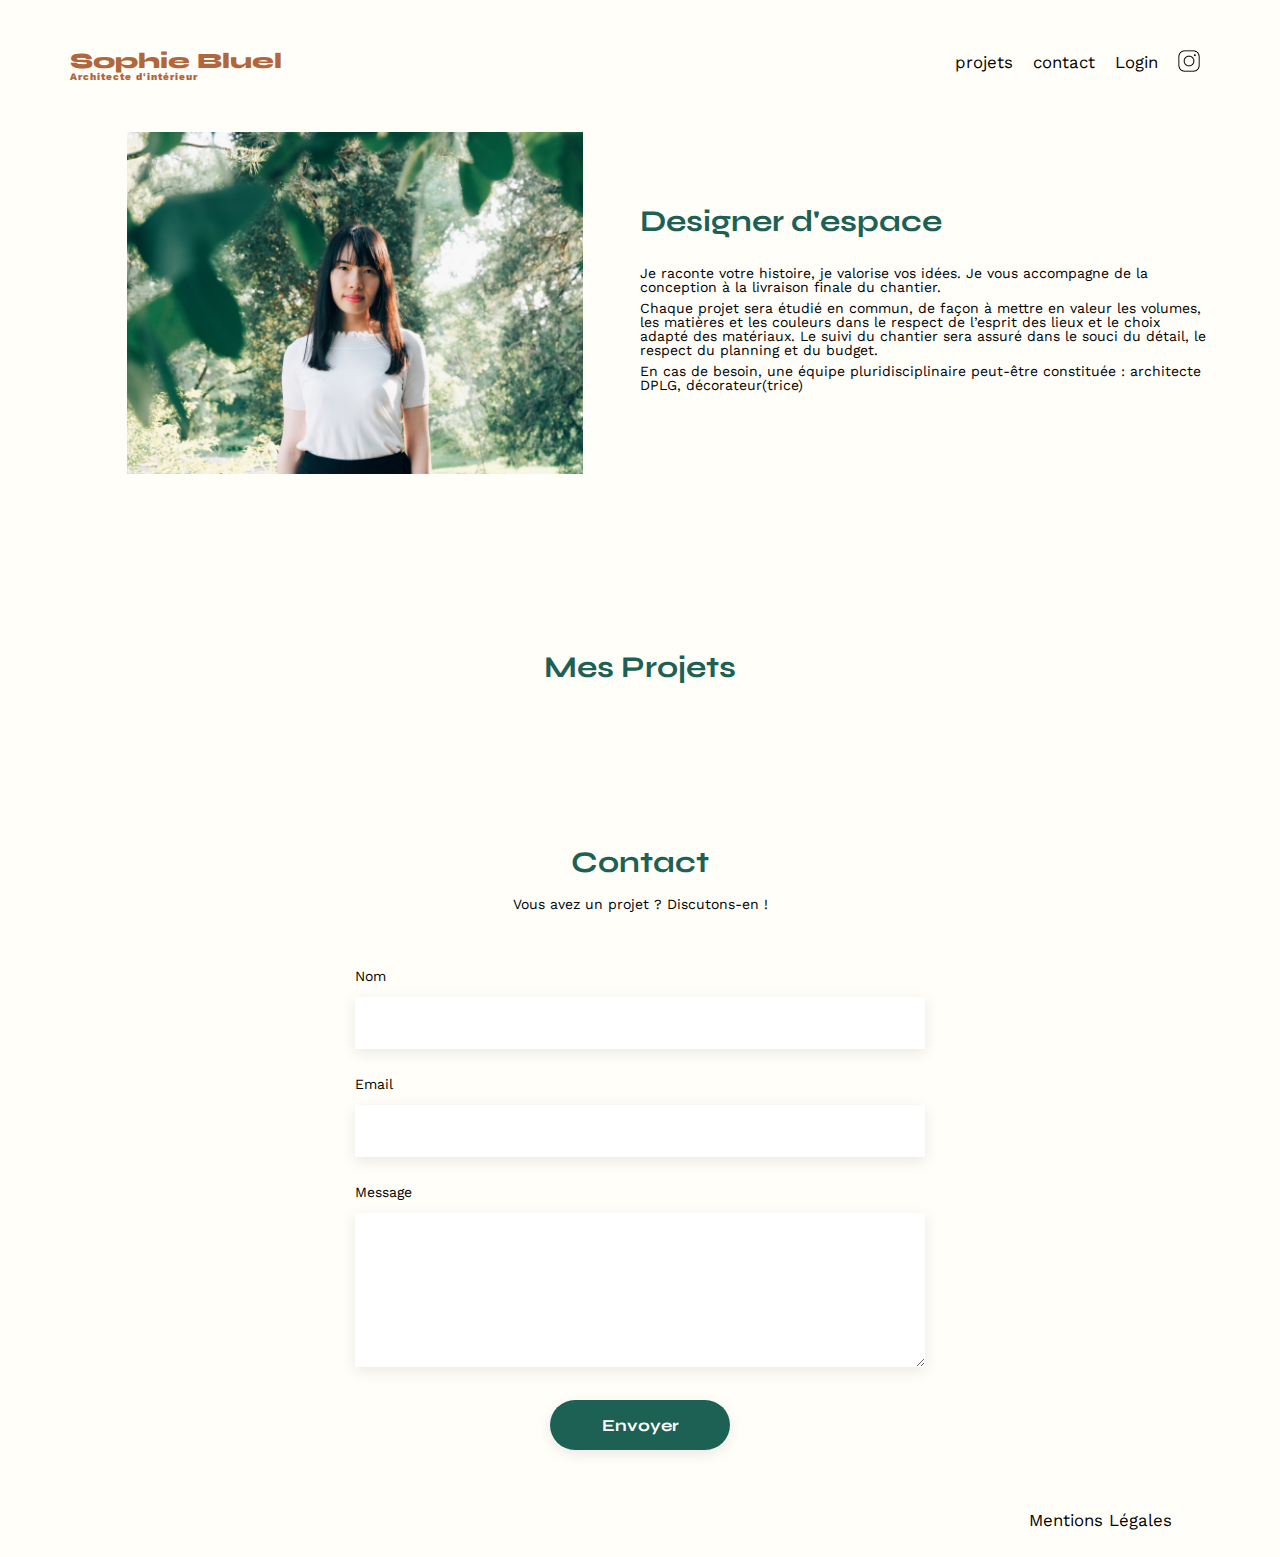
<file: index.html>
<!DOCTYPE html>
<html lang="fr">
<head>
	<meta charset="UTF-8">
	<title>Sophie Bluel - Architecte d'intérieur</title>
	<meta name="viewport" content="width=device-width, initial-scale=1.0">
	<link rel="preconnect" href="https://fonts.googleapis.com">
	<link rel="preconnect" href="https://fonts.gstatic.com" crossorigin>
	<link href="https://fonts.googleapis.com/css2?family=Syne:wght@700;800&family=Work+Sans&display=swap" rel="stylesheet">
	<meta name="description" content="">
	<link rel="stylesheet" href="./assets/style.css">
</head>
<body>
<header>
	<button class="edition js-modal" id="button-edition">
		<img src="assets/icons/vector.png" alt="logo"> 
		<h1>Mode édition</h1>
	</button>
	<!---------------modalDeletphoto----------------->
	<aside id ="modal1" class="modal" aria-hidden="true" role="dialog" aria-modal="false" style="display: none;">
		<div class="modal-wrapper js-modal-stop">
			<button class="js-close-modal">X</button>
			<div class="modal-content">
				<div class="galerie-photo">
					<h1>Galerie photo</h1>
				</div>
				<div class="delete-photo"></div>
				<div class="ligne"></div>

				<button class="ajout-photo ">Ajouter une photo</button>
			</div>
		</div>
	</aside>
<!------------------modalADDphoto-------------------------->
<dialog id="ajoutPhotoContent">
	<button  id="arrow-button">
		<img src="assets/icons/arrow-left.png" id="arrow-left" alt="arrow-left">
	</button>
	<h2 id="ajout-photo-titre">Ajout photo</h2>
	<form id="photoForm">
		<div class="form-group">
			<label for="image" class="photo-upload-label">
				<svg id="uploadIcon" width="76" height="76" viewBox="0 0 76 76" fill="none" xmlns="http://www.w3.org/2000/svg">
					<g id="picture-svgrepo-com 1">
						<path id="Vector" d="M63.5517 15.8879C64.7228 15.8879 65.681 16.8461 65.681 18.0172V60.5768L65.0156 59.7118L46.9165 36.2894C46.3176 35.5042 45.3727 35.0517 44.3879 35.0517C43.4031 35.0517 42.4715 35.5042 41.8594 36.2894L30.8136 50.5824L26.7546 44.8998C26.1557 44.0614 25.1975 43.569 24.1595 43.569C23.1214 43.569 22.1632 44.0614 21.5644 44.9131L10.9178 59.8183L10.319 60.6434V60.6034V18.0172C10.319 16.8461 11.2772 15.8879 12.4483 15.8879H63.5517ZM12.4483 9.5C7.75048 9.5 3.93103 13.3195 3.93103 18.0172V60.6034C3.93103 65.3012 7.75048 69.1207 12.4483 69.1207H63.5517C68.2495 69.1207 72.069 65.3012 72.069 60.6034V18.0172C72.069 13.3195 68.2495 9.5 63.5517 9.5H12.4483ZM23.0948 35.0517C23.9337 35.0517 24.7644 34.8865 25.5394 34.5655C26.3144 34.2444 27.0186 33.7739 27.6118 33.1807C28.2049 32.5876 28.6755 31.8834 28.9965 31.1083C29.3175 30.3333 29.4828 29.5027 29.4828 28.6638C29.4828 27.8249 29.3175 26.9943 28.9965 26.2192C28.6755 25.4442 28.2049 24.74 27.6118 24.1468C27.0186 23.5537 26.3144 23.0831 25.5394 22.7621C24.7644 22.4411 23.9337 22.2759 23.0948 22.2759C22.2559 22.2759 21.4253 22.4411 20.6503 22.7621C19.8752 23.0831 19.171 23.5537 18.5779 24.1468C17.9847 24.74 17.5142 25.4442 17.1931 26.2192C16.8721 26.9943 16.7069 27.8249 16.7069 28.6638C16.7069 29.5027 16.8721 30.3333 17.1931 31.1083C17.5142 31.8834 17.9847 32.5876 18.5779 33.1807C19.171 33.7739 19.8752 34.2444 20.6503 34.5655C21.4253 34.8865 22.2559 35.0517 23.0948 35.0517Z" fill="#B9C5CC"/>
					</g>
				</svg>
				<span id="adb">+ Ajouter photo</span>
				<input type="file" id="image" name="image" accept="image/*, .jpg, .jpeg, .png" style="display: none;" />
				<img id="imagePreview" style="display:none; max-width:100%; max-height:100%;" alt="Prévisualisation de l'image" />
				<p>jpg, png : 4mo max</p>
			</label>
		</div>
		<div class="form-group1">
			<label for="title">Titre</label>
			<input type="text" id="title" name="title" required />
		</div>
		<div class="form-group1 form-group2">
			<label for="categoryId">Catégorie</label>
			<select id="categoryId" name="category" required>
				<option value="" disabled selected></option>
				<!-- Les options de catégorie seront ajoutées dynamiquement -->
			</select>
		</div>
		<div class="ligne"></div>
		<button type="submit" id="submitButton" class="submit-button button-valid">Valider</button>
	</form>
</dialog>
<!---------------------------------------------------------------------->

	<h1>Sophie Bluel <span>Architecte d'intérieur</span></h1>
	<nav>
		<ul>
			<li><a href="#portfolio">projets</a></li>
			<li><a href="#contact">contact</a></li>
			<li id="logoutLink" style="display: none;"><a href="#">Logout</a></li>
			<li id="loginLink"><a href="/login.html">Login</a></li>
			<li><img class="logo" src="./assets/icons/instagram.png" alt="Instagram"></li>
		</ul>
	</nav>
</header>
<main>
	<section id="introduction">
		<figure>
			<img src="./assets/images/sophie-bluel.png" alt="">
		</figure>
		<article>
			<h2>Designer d'espace</h2>
			<p>Je raconte votre histoire, je valorise vos idées. Je vous accompagne de la conception à la livraison finale du chantier.</p>
			<p>Chaque projet sera étudié en commun, de façon à mettre en valeur les volumes, les matières et les couleurs dans le respect de l’esprit des lieux et le choix adapté des matériaux. Le suivi du chantier sera assuré dans le souci du détail, le respect du planning et du budget.</p>
			<p>En cas de besoin, une équipe pluridisciplinaire peut-être constituée : architecte DPLG, décorateur(trice)</p>
		</article>
	</section>
	<section id="portfolio">
		<div class="projet">
			<h2>Mes Projets</h2>
			<div class="js-modal modifier"> 
				<img src="assets/icons/black-pen-to-square.png" alt="logo" id="black-pen-to-square" > 
				<a id="modif-portfolio" class="hidden"></i>modifier</a>
			</div>
		</div>
		<div class="catégorie "></div>
		<div class="gallery"></div>
	</section>
	<section id="contact">
		<h2>Contact</h2>
		<p>Vous avez un projet ? Discutons-en !</p>
		<form action="#" method="post">
			<label for="name">Nom</label>
			<input type="text" name="name" id="name">
			<label for="email">Email</label>
			<input type="email" name="email" id="email">
			<label for="message">Message</label>
			<textarea name="message" id="message" cols="30" rows="10"></textarea>
			<input type="submit" value="Envoyer">
		</form>
	</section>
</main>
<footer>
	<nav>
	   <ul>
		  <li>Mentions Légales</li>
	   </ul>
	</nav>
 </footer>
 <script src="script.js"></script>
 </body>
 </html>
</file>
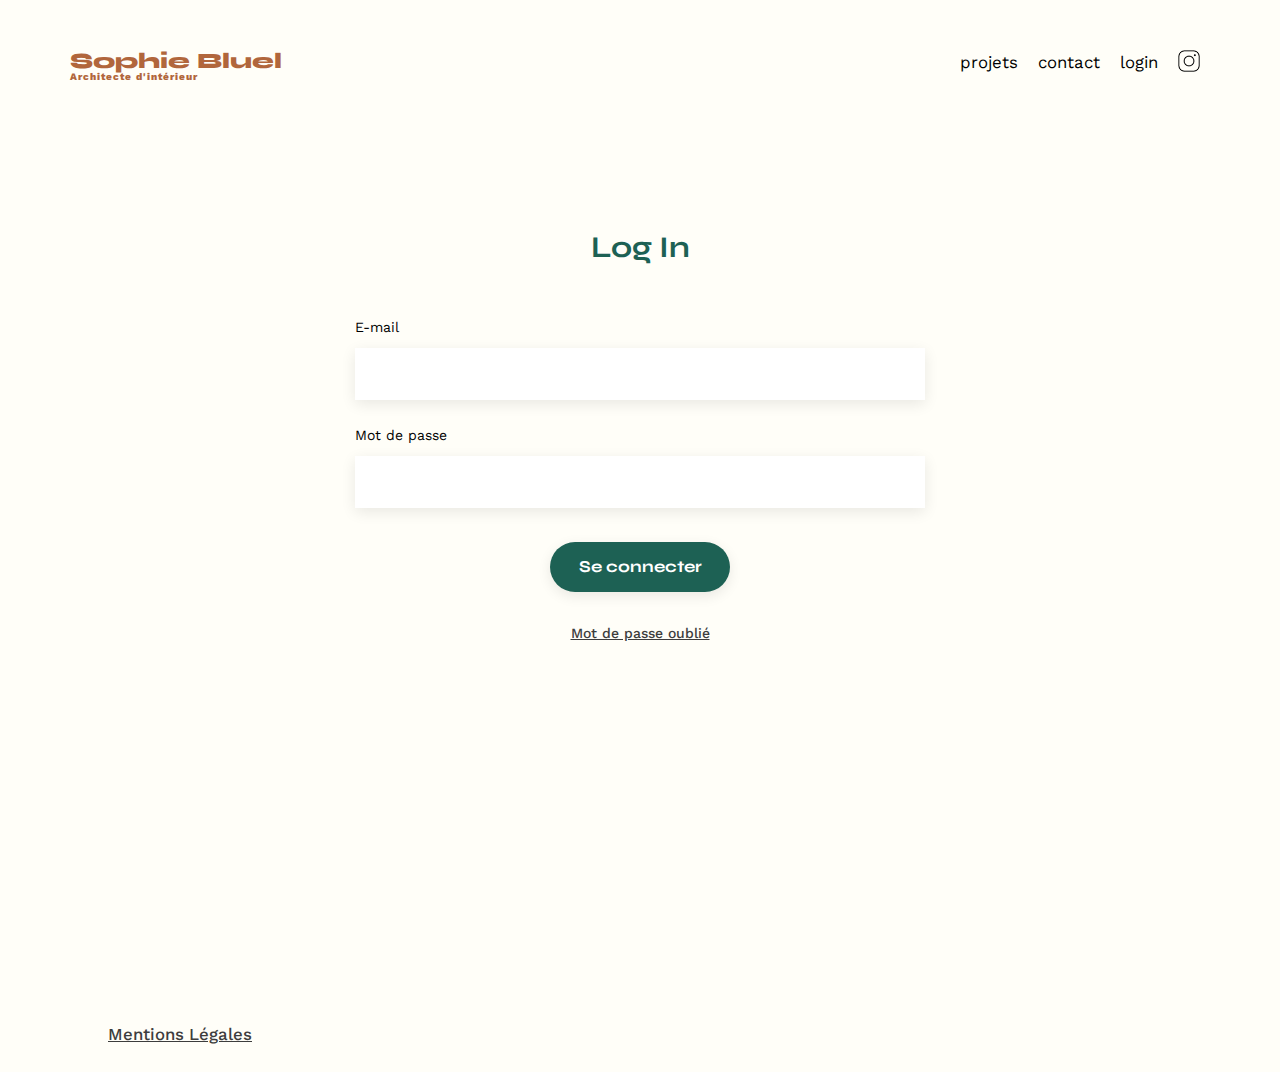
<file: login.html>
<!DOCTYPE html>
<html lang="fr">
<head>
	<meta charset="UTF-8">
	<title>Sophie Bluel - Architecte d'intérieur</title>
	<meta name="viewport" content="width=device-width, initial-scale=1.0">
	<link rel="preconnect" href="https://fonts.googleapis.com">
	<link rel="preconnect" href="https://fonts.gstatic.com" crossorigin>
	<link href="https://fonts.googleapis.com/css2?family=Syne:wght@700;800&family=Work+Sans&display=swap"
		rel="stylesheet">
	<meta name="description" content="">
	<link rel="stylesheet" href="./assets/style.css">

</head>
<body>
	<header>
		<h1>Sophie Bluel <span>Architecte d'intérieur</span></h1>
		<nav>
			<ul>
				<li><a href="index.html#portfolio">projets</a></li>
				<li><a href="index.html#contact">contact</a></li>
				<li><a href="/login.html">login</a></li>
				<li><img class="logo" src="./assets/icons/instagram.png" alt="Instagram"></li>
			</ul>
		</nav>
	</header>
	<main class="login">
		<section id="contact">
			<h2>Log In</h2>
			<form action="#" id="login" method="post">
				<label for="email">E-mail</label>
				<input type="email" name="email" id="email" required>
				<label for="pass">Mot de passe</label>
				<input type="password" id="pass" name="password" required />
				<input type="submit" id="sub" value="Se connecter">
				<p class="error-message">Les identifiants sont invalides</p>
				<a class="password" href="@">Mot de passe oublié</div>
			</form>
		</section>
	</main>

	<footer>
		<nav>
			<ul>
				<li>Mentions Légales</li>
			</ul>
		</nav>
	</footer>

	<script src="login.js"></script>
</body>

</html>
</file>
<file: assets/style.css>
/* http://meyerweb.com/eric/tools/css/reset/
   v2.0 | 20110126
   License: none (public domain)
*/
html,
body,
div,
span,
applet,
object,
iframe,
h1,
h2,
h3,
h4,
h5,
h6,
p,
blockquote,
pre,
a,
abbr,
acronym,
address,
big,
cite,
code,
del,
dfn,
em,
img,
ins,
kbd,
q,
s,
samp,
small,
strike,
strong,
sub,
sup,
tt,
var,
b,
u,
i,
center,
dl,
dt,
dd,
ol,
ul,
li,
fieldset,
form,
label,
legend,
table,
caption,
tbody,
tfoot,
thead,
tr,
th,
td,
article,
aside,
canvas,
details,
embed,
figure,
figcaption,
footer,
header,
hgroup,
menu,
nav,
output,
ruby,
section,
summary,
time,
mark,
audio,
video {
	margin: 0;
	padding: 0;
	border: 0;
	font-size: 100%;
	font: inherit;
	vertical-align: baseline;
}

/* HTML5 display-role reset for older browsers */
article,
aside,
details,
figcaption,
figure,
footer,
header,
hgroup,
menu,
nav,
section {
	display: block;
}

body {
	line-height: 1;
	background: #FFFEF8;
}

ol,
ul {
	list-style: none;
}

blockquote,
q {
	quotes: none;
}

blockquote:before,
blockquote:after,
q:before,
q:after {
	content: "";
	content: none;
}

table {
	border-collapse: collapse;
	border-spacing: 0;
}

a {
	color: inherit;
	text-decoration: none;
}

a:hover {
	color: inherit;
	text-decoration: none;
}

/** end reset css**/
body {
	max-width: 1140px;
	margin: auto;
	font-family: "Work Sans";
	font-size: 14px;
}

.login {
	display: flex;
	margin-top: 150px;
	margin-bottom: 355px;
	align-items: center;
	justify-content: center;
}

.password {
	display: flex;
	color: #3d3d3d;
	font-family: "Work Sans";
	font-size: 14px;
	font-style: normal;
	font-weight: 500;
	line-height: normal;
	text-decoration-line: underline;
	align-self: center;
}

input:focus {
	outline: none;
}

header {
	display: flex;
	justify-content: space-between;
	margin: 50px 0;
}

section {
	margin: 50px 0;
}

h1 {
	display: flex;
	flex-direction: column;
	font-family: "Syne";
	font-size: 22px;
	font-weight: 800;
	color: #b1663c;
}

h1>span {
	font-family: "Work Sans";
	font-size: 10px;
	letter-spacing: 0.1em;
}

button {
	border-radius: 60px;
	height: 36px;
}

.catégorie {
	display: flex;
	flex-direction: row;
	gap: 20px;
	margin: 50px;
}

.categorie {
	gap: 10px;
	display: flex;
	align-items: center;
	justify-content: center;
	margin: 40px;
}

.button-category {
	display: flex;
	padding: 20px;
	color: #1d6154;
	border: 1px solid #1d6154;
	align-items: center;
	font-size: 16px;
	font-style: normal;
	font-weight: 700;
	line-height: normal;
	background-color: white;
	font-family: "Syne";
}

h2 {
	font-family: "Syne";
	font-weight: 700;
	font-size: 30px;
	color: #1d6154;
}

nav ul {
	display: flex;
	align-items: center;
	list-style-type: none;
}

nav li {
	padding: 0 10px;
	font-size: 1.2em;
}

.logo {
	height: 22px;
	width: 22px;
}

ul li#logoutLink a:hover,
ul li a:hover {
	color: #b1663c;
}

#introduction {
	display: flex;
	align-items: center;
}

#introduction figure {
	flex: 1;
}

#introduction img {
	display: block;
	margin: auto;
	width: 80%;
}

#introduction article {
	flex: 1;
}

#introduction h2 {
	margin-bottom: 1em;
}

#introduction p {
	margin-bottom: 0.5em;
}

#portfolio {
	flex-direction: column;
	align-items: center;
	display: flex;
	justify-content: center;
}

#portfolio h2 {
	text-align: center;
}

.gallery {
	width: 100%;
	display: grid;
	grid-template-columns: 1fr 1fr 1fr;
	grid-column-gap: 20px;
	grid-row-gap: 20px;
}

.gallery img {
	width: 100%;
}

#contact {
	width: 50%;
	margin: auto;
}

#contact>* {
	text-align: center;
}

#contact h2 {
	margin-bottom: 20px;
}

#contact form {
	text-align: left;
	margin-top: 30px;
	display: flex;
	flex-direction: column;
}

#contact input {
	height: 50px;
	font-size: 1.2em;
	border: none;
	box-shadow: 0px 4px 14px rgba(0, 0, 0, 0.09);
}

#contact label {
	margin: 2em 0 1em 0;
}

#contact textarea {
	border: none;
	box-shadow: 0px 4px 14px rgba(0, 0, 0, 0.09);
}

input[type="submit"] {
	font-family: "Syne";
	font-weight: 700;
	color: white;
	background-color: #1d6154;
	margin: 2em auto;
	width: 180px;
	text-align: center;
	border-radius: 60px;
}

footer nav ul {
	display: flex;
	justify-content: flex-end;
	margin: 2em;
	align-self: right;
}

.error-message {
	color: red;
	display: none;
}

.modifier {
	color: #000;
	text-align: center;
	font-family: "Work Sans";
	font-size: 14px;
	font-style: normal;
	font-weight: 400;
	line-height: normal;
}

.edition {
	position: absolute;
	top: 0;
	left: 0;
	width: 100vw;
	background-color: black;
	color: white;
	padding: 10px 0;
	z-index: 1000;
	margin: 0;
	gap: 10px;
	display: flex;
	border-radius: 0;
	height: 59px;
	justify-content: center;
	align-items: center;
	flex-shrink: 0;
	padding: 0%;
	top: -15px;

}

.edition img {
	width: 15.58px;
	height: 15.58px;
	flex-shrink: 0;
	padding: 20PX 0px 20px;
}

.edition h1 {
	color: #FFF;
	text-align: center;
	font-family: "Work Sans";
	font-size: 16px;
	font-style: normal;
	font-weight: 400;
	line-height: normal;
	padding: 20PX 0px 20px;

}

#black-pen-to-square {
	color: #000;
}

#modif-portfolio {
	margin-top: 1rem;
	margin-left: 15px;
	padding-bottom: 10px;
	font-weight: 400;
	font-size: 14px;
	text-decoration: none;
	color: black;
}

.projet {
	margin-top: 8rem;
	gap: 30px;
	display: flex;
	justify-content: center;
	align-items: center;
	margin-bottom: 15px;
}

.js-close-modal {
	z-index: 1;
	width: 10%;
	border: white;
	background: WHITE;
	position: relative;
	left: +100%;
	font-size: 24px;
	font-family: "Work Sans";
}

.modal {
	display: none;
	position: fixed;
	top: 0%;
	left: 0%;
	background: rgba(0, 0, 0, 0.30);
	width: 100%;
	height: 100%;
}

.modal-wrapper {
	display: none;
	width: 430px;
	height: 648px;
	flex-shrink: 0;
	position: absolute;
	top: 50%;
	left: 50%;
	transform: translate(-50%, -50%);
	border-radius: 10px;
	background: #FFF;
	padding: 20px 100px 20px 100px;
}

.modal-content {
	display: none;
	position: relative;
	margin: auto;
	background: white;
	width: auto;
	max-width: 500px;
}

#ajoutPhotoContent {
	display: none;
	border: none;
	position: relative;
    top: -35px;
}

.galerie-photo h1 {
	color: #000;
	text-align: center;
	font-family: "Work Sans";
	font-size: 26px;
	font-style: normal;
	font-weight: 400;
	line-height: normal;
	padding-bottom: 40px;

}

/* Conteneur pour chaque image et l'icône de suppression */
.image-container {
	position: relative;
	/* Conteneur parent avec position relative */
	display: inline-block;
	/* Permet d'afficher les éléments en ligne */
	width: 150px;
	/* Largeur de l'image (ajuste selon ton besoin) */
	height: 150px;
	/* Hauteur de l'image (ajuste selon ton besoin) */
	margin: 10px;
	/* Espacement autour des images */
	overflow: hidden;
	/* Cache les débordements */
}

/* Image avec ajustement de taille */
.img-style {

	width: 77px;
	height: 108px;
	flex-shrink: 0;
	object-fit: cover;
	margin: 4px;

	display: block;
	/* Supprime les espaces blancs autour */
}

/* Icône de suppression avec position absolue */
.trash-icon {
	position: relative;
	cursor: pointer;
	right: 0%;
	height: -4%;
	transition: transform 0.3s ease;
	top: 29px;
	left: 59px;
}

.delete-photo {
	display: flex;
	flex-wrap: wrap;
}

#arrow-button {
	border: none;
	left: -70px;
	position: relative;
	height: 21px;
	background-color: #FFF;
	cursor: pointer;
	position:relative;
	top: -5px;
}

.ajout-photo {
	font-family: Syne;
	font-size: 14px;
	font-weight: 700;
	line-height: 16.8px;
	text-align: center;
	padding: 10px 49px 10px 49px;
	border: none;
	gap: 0px;
	box-shadow: 0px 4px 14px rgba(0, 0, 0, 0.09);
	background-color: #1d6154;
	color: #FFF;
	display: flex;
	justify-content: center;
	left: 90px;
	top: -14px;
	position: relative;
}

.ligne {
	margin-top: 15px;
    margin-bottom: 45px;
	width: 420px;
	height: 0px;
	border: 1px solid #B3B3B3;
	background: #0000004D;

}

#submitButton {
	margin-top: -40px;
	background: #1d6154;
	color: #FFF;
	border: none;
	width: 237px;
	padding: auto;
}

#ajout-photo-titre {
	font-family: Work Sans;
	font-size: 26px;
	font-weight: 400;
	line-height: 30.5px;
	text-align: center;
	color: #000;
	margin-bottom: 36px;
}

.photo-upload-label p {
	font-family: Work Sans;
	font-size: 10px;
	font-weight: 400;
	line-height: 11.73px;
	text-align: center;
	color: #444444;

}

.photo-upload-label {
	background-color: #E8F1F6;
	width: 420px;
	height: 169px;
	display: flex;
	flex-direction: column;
	align-items: center;
	border-radius: 3px;
	gap: 10px;
}

#photoForm {
	display: flex;
	align-items: center;
	flex-direction: column;
	gap: 30px;
}

#adb {
	padding: 10px 35px 10px 35px;
	border-radius: 50px;
	color: #306685;
	background-color: #CBD6DC;
	font-family: Work Sans;
	font-size: 14px;
	font-weight: 500;
	line-height: 16.42px;
	text-align: center;

}

.form-group1 label {
	font-family: Work Sans;
	font-size: 14px;
	font-weight: 500;
	line-height: 16.42px;
	text-align: left;
	color: #3D3D3D;
	align-self: start;

}

.form-group1 input {
	box-shadow: 0px 4px 14px 0px #00000017;
	border: none;
	width: 420px;
	height: 50px;
}

.form-group1 {
	gap: 10px;
	display: flex;
	align-items: center;
	flex-direction: column;

}


#categoryId {
	box-shadow: 0px 4px 14px 0px #00000017;
	border: none;
	width: 420px;
	height: 50px;
}
</file>
